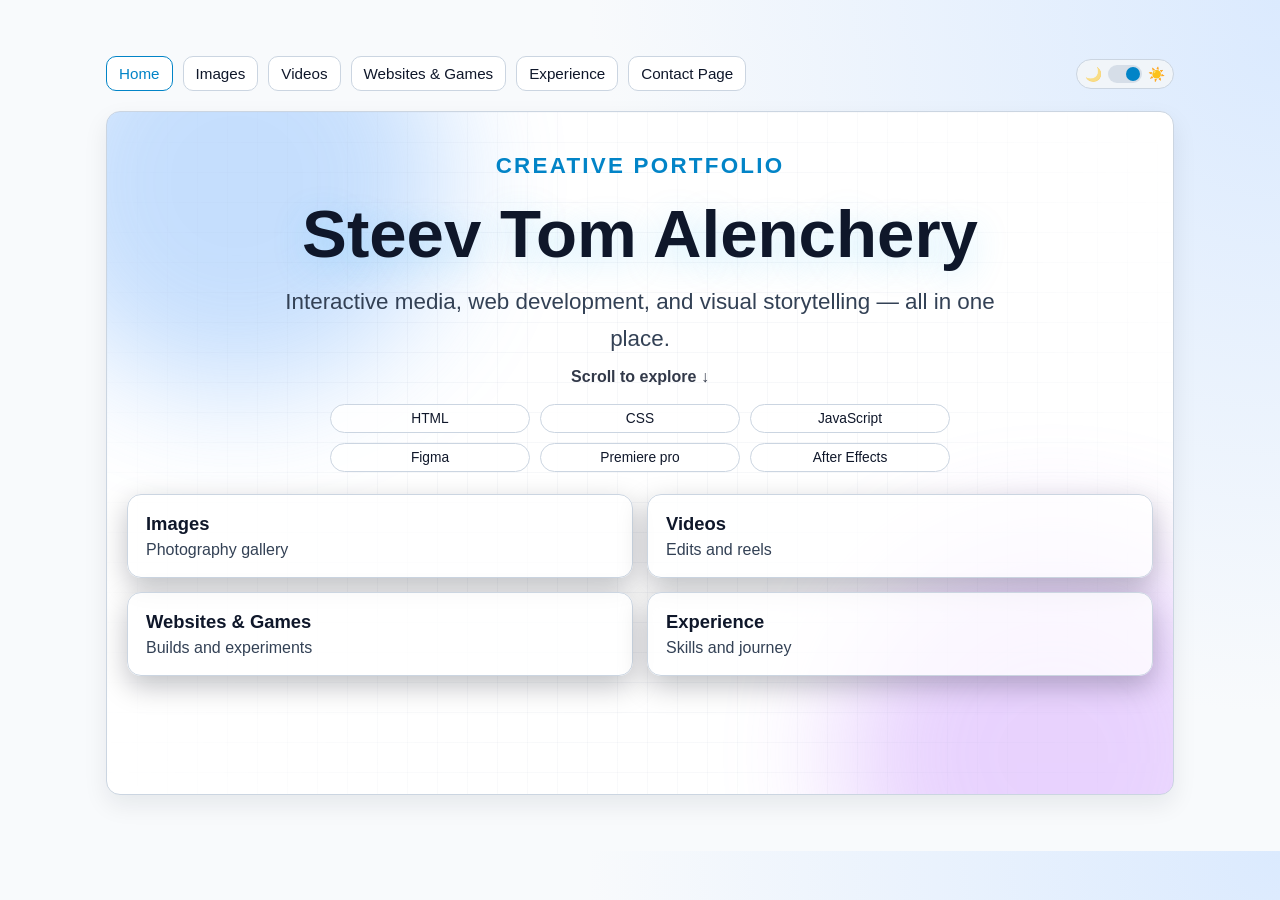
<file: index.html>
<!doctype html>
<html lang="en">
<head>
  <meta charset="UTF-8" />
  <meta name="viewport" content="width=device-width, initial-scale=1.0" />
  <title>Steev Tom Alenchery | Portfolio</title>
  <link rel="stylesheet" href="styles.css" />
</head>
<body>
  <div class="wrap">
    <nav class="top-nav">
      <a href="index.html" aria-current="page">Home</a>
      <a href="images.html">Images</a>
      <a href="videos.html">Videos</a>
      <a href="projects.html">Websites &amp; Games</a>
      <a href="experience.html">Experience</a>
      <a href="contact.html">Contact Page</a>
    </nav>

    <section class="card home-lab" id="home-hero">
      <div class="home-bg home-bg-a" aria-hidden="true"></div>
      <div class="home-bg home-bg-b" aria-hidden="true"></div>
      <div class="home-grid" aria-hidden="true"></div>

      <div class="home-hero-copy">
        <p class="hero-kicker">Creative Portfolio</p>
        <h1>Steev Tom Alenchery</h1>
        <p>Interactive media, web development, and visual storytelling — all in one place.</p>
        <a href="#quick-nav" class="scroll-hint">Scroll to explore ↓</a>
      </div>

      <div class="home-orbit" aria-hidden="true">
        <span>HTML</span>
        <span>CSS</span>
        <span>JavaScript</span>
        <span>Figma</span>
        <span>Premiere pro</span>
        <span>After Effects</span>
      </div>

      <div class="quick-nav" id="quick-nav">
        <a class="nav-tile" href="images.html" data-tilt>
          <strong>Images</strong>
          <span>Photography gallery</span>
        </a>
        <a class="nav-tile" href="videos.html" data-tilt>
          <strong>Videos</strong>
          <span>Edits and reels</span>
        </a>
        <a class="nav-tile" href="projects.html" data-tilt>
          <strong>Websites &amp; Games</strong>
          <span>Builds and experiments</span>
        </a>
        <a class="nav-tile" href="experience.html" data-tilt>
          <strong>Experience</strong>
          <span>Skills and journey</span>
        </a>
      </div>
    </section>
  </div>
  <script src="script.js"></script>
</body>
</html>
</file>
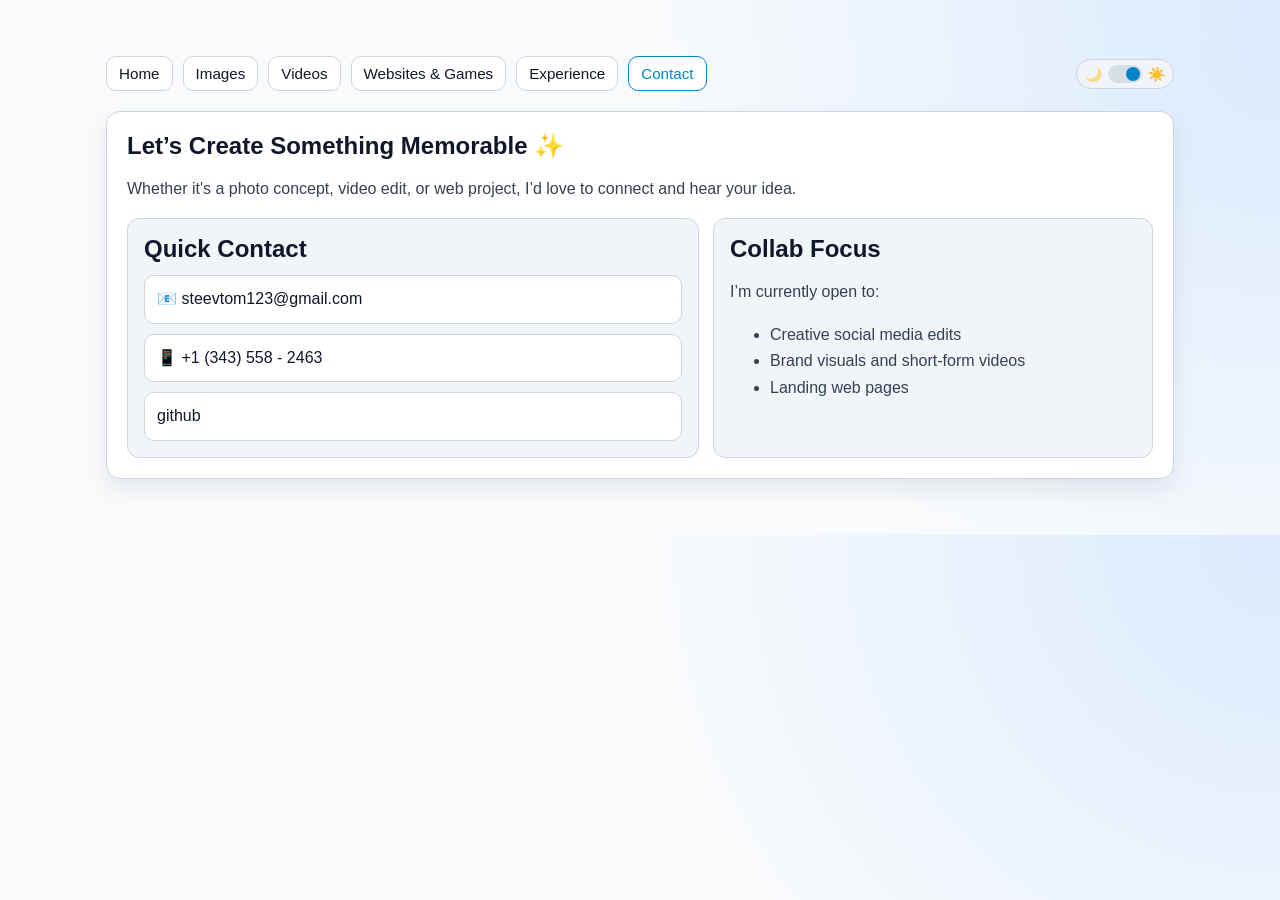
<file: contact.html>
<!doctype html>
<html lang="en">
<head>
  <meta charset="UTF-8" />
  <meta name="viewport" content="width=device-width, initial-scale=1.0" />
  <title>Contact | Steev Tom Alenchery</title>
  <link rel="stylesheet" href="styles.css" />
</head>
<body>
  <div class="wrap">
    <nav class="top-nav">
      <a href="index.html">Home</a>
      <a href="images.html">Images</a>
      <a href="videos.html">Videos</a>
      <a href="projects.html">Websites & Games</a>
      <a href="experience.html">Experience</a>
      <a href="contact.html" aria-current="page">Contact</a>
    </nav>

    <section class="card">
      <h1>Let’s Create Something Memorable ✨</h1>
      <p>Whether it's a photo concept, video edit, or web project, I’d love to connect and hear your idea.</p>

      <div class="contact-layout">
        <div class="contact-panel">
          <h2>Quick Contact</h2>
          <ul class="contact-points">
            <li><a href="mailto:steevtom123@gmail.com">📧 steevtom123@gmail.com</a></li>
            <li><a href="tel:+13435582463">📱 +1 (343) 558 - 2463</a></li>
            <li><a href="https://github.com/steevtom" target="_blank" rel="noopener">github</a></li>
            
          </ul>
        </div>

        <div class="contact-panel">
          <h2>Collab Focus</h2>
          <p>I’m currently open to:</p>
          <ul>
            <li>Creative social media edits</li>
            <li>Brand visuals and short-form videos</li>
            <li>Landing web pages</li>
          </ul>
      </div>
    </section>
  </div>

  <script src="script.js"></script>
</body>
</html>
</file>
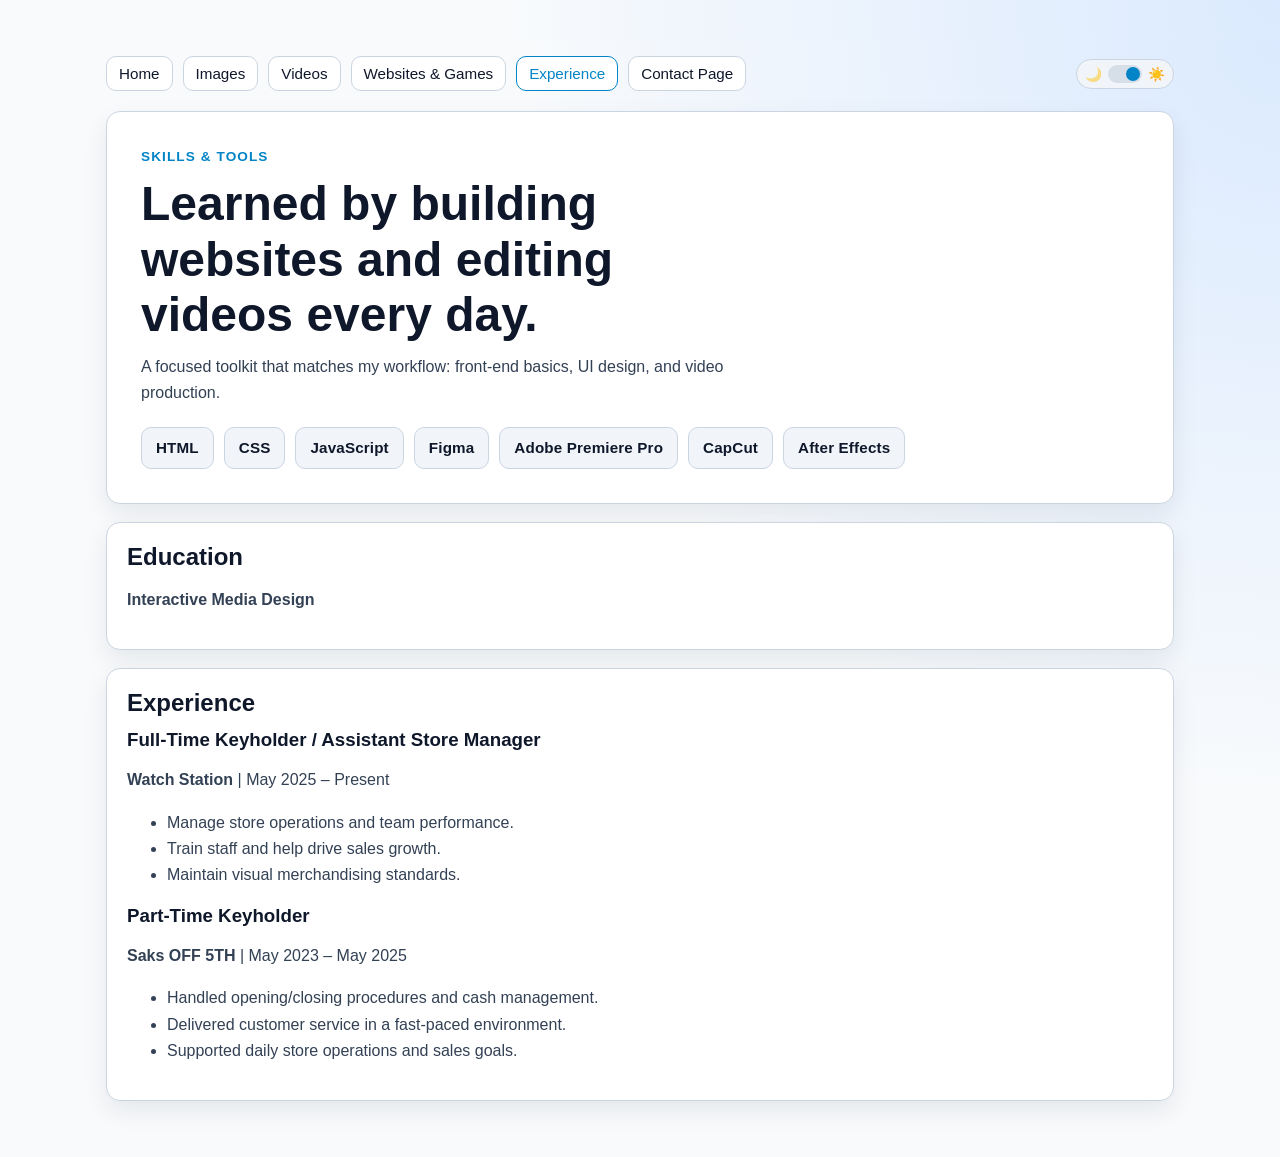
<file: experience.html>
<!doctype html>
<html lang="en">
<head>
  <meta charset="UTF-8" />
  <meta name="viewport" content="width=device-width, initial-scale=1.0" />
  <title>Experience | Steev Tom Alenchery</title>
  <link rel="stylesheet" href="styles.css" />
</head>
<body>
  <div class="wrap">
    <nav class="top-nav">
      <a href="index.html">Home</a>
      <a href="images.html">Images</a>
      <a href="videos.html">Videos</a>
      <a href="projects.html">Websites &amp; Games</a>
      <a href="experience.html" aria-current="page">Experience</a>
      <a href="contact.html">Contact Page</a>
    </nav>

    <section class="card skills-hero">
      <p class="skills-kicker">Skills &amp; Tools</p>
      <h1 class="skills-title">Learned by building websites and editing videos every day.</h1>
      <p class="skills-lead">
        A focused toolkit that matches my workflow: front-end basics, UI design, and video production.
      </p>

      <div class="skills-pills" aria-label="Skills and tools list">
        <span class="skill-pill">HTML</span>
        <span class="skill-pill">CSS</span>
        <span class="skill-pill">JavaScript</span>
        <span class="skill-pill">Figma</span>
        <span class="skill-pill">Adobe Premiere Pro</span>
        <span class="skill-pill">CapCut</span>
        <span class="skill-pill">After Effects</span>
      </div>
    </section>

    <section class="block">
      <h2>Education</h2>
      <p><strong>Interactive Media Design</strong></p>
    </section>

    <section class="block">
      <h2>Experience</h2>

      <h3>Full-Time Keyholder / Assistant Store Manager</h3>
      <p><strong>Watch Station</strong> | May 2025 – Present</p>
      <ul>
        <li>Manage store operations and team performance.</li>
        <li>Train staff and help drive sales growth.</li>
        <li>Maintain visual merchandising standards.</li>
      </ul>

      <h3>Part-Time Keyholder</h3>
      <p><strong>Saks OFF 5TH</strong> | May 2023 – May 2025</p>
      <ul>
        <li>Handled opening/closing procedures and cash management.</li>
        <li>Delivered customer service in a fast-paced environment.</li>
        <li>Supported daily store operations and sales goals.</li>
      </ul>
    </section>
  </div>
  <script src="script.js"></script>
</body>
</html>
</file>
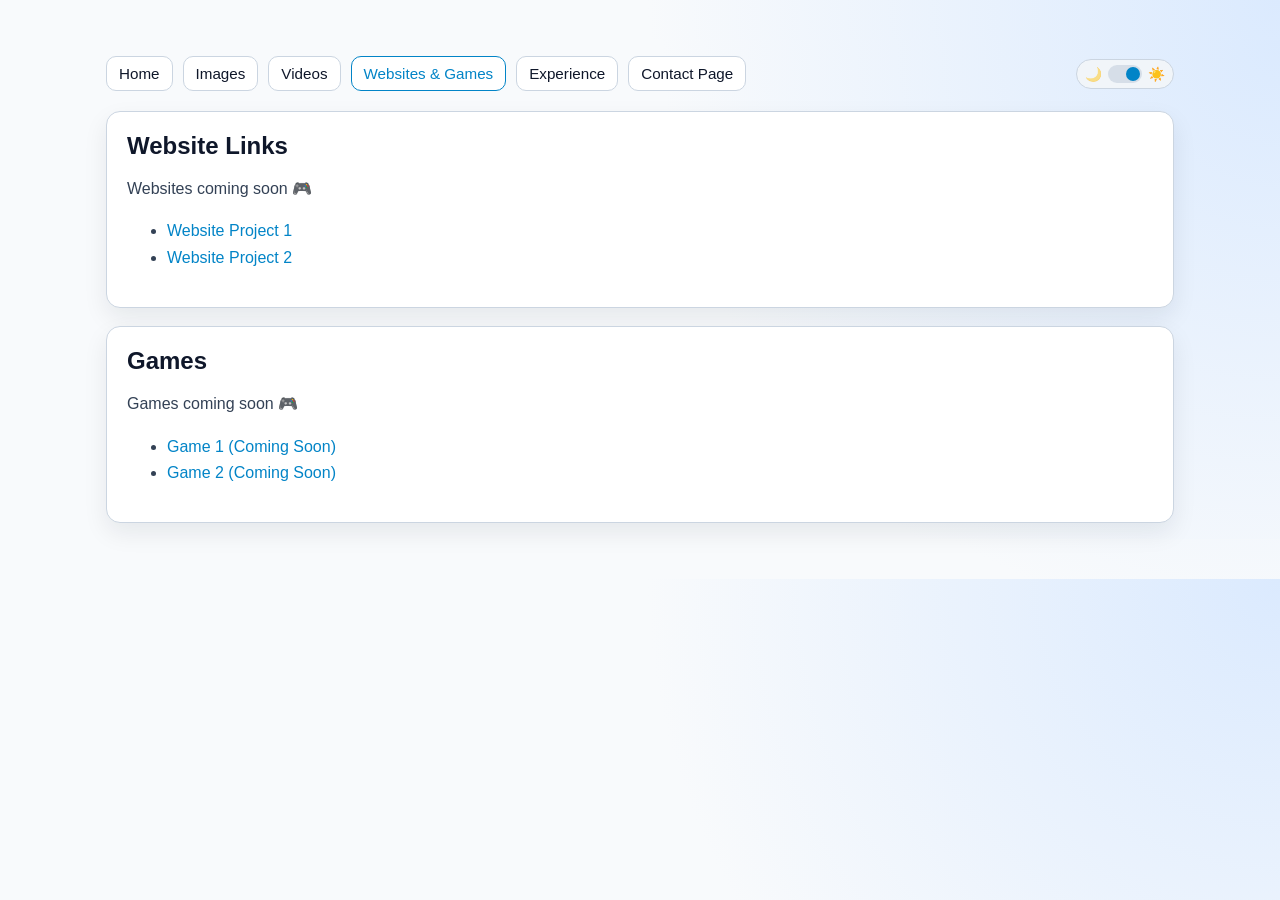
<file: projects.html>
<!doctype html>
<html lang="en">
<head>
  <meta charset="UTF-8" />
  <meta name="viewport" content="width=device-width, initial-scale=1.0" />
  <title>Websites &amp; Games | Steev Tom Alenchery</title>
  <link rel="stylesheet" href="styles.css" />
</head>
<body>
  <div class="wrap">
    <nav class="top-nav">
      <a href="index.html">Home</a>
      <a href="images.html">Images</a>
      <a href="videos.html">Videos</a>
      <a href="projects.html" aria-current="page">Websites &amp; Games</a>
      <a href="experience.html">Experience</a>
      <a href="contact.html">Contact Page</a>
    </nav>

    <section class="card">
      <h2>Website Links</h2>
      <p>Websites coming soon 🎮</p>
      <ul>
        <li><a href="https://your-site-1-link.com" target="_blank" rel="noopener">Website Project 1</a></li>
        <li><a href="https://your-site-2-link.com" target="_blank" rel="noopener">Website Project 2</a></li>
      </ul>
    </section>

    <section class="card">
      <h2>Games</h2>
      <p>Games coming soon 🎮</p>
      <ul>
        <li><a href="#" aria-disabled="true">Game 1 (Coming Soon)</a></li>
        <li><a href="#" aria-disabled="true">Game 2 (Coming Soon)</a></li>
      </ul>
    </section>
  </div>
  <script src="script.js"></script>
</body>
</html>
</file>
<file: styles.css>
:root {
  --bg: #0b1220;
  --surface: #111827;
  --surface-2: #1f2937;
  --text: #e5e7eb;
  --muted: #cbd5e1;
  --line: #334155;
  --accent-blue: #38bdf8;
  --accent-green: #22c55e;
  --radius: 14px;
  --shadow: 0 10px 24px rgba(0, 0, 0, 0.35);
  --bg-gradient: radial-gradient(circle at top right, #10203a, #0b1220 45%);
  --btn-blue-text: #0f172a;
  --btn-green-text: #052e16;
  --toast-bg: rgba(15, 23, 42, 0.95);
  --overlay-bg: rgba(2, 6, 23, 0.9);
  --footer-note: #94a3b8;
}

[data-theme="light"] {
  --bg: #f8fafc;
  --surface: #ffffff;
  --surface-2: #f1f5f9;
  --text: #0f172a;
  --muted: #334155;
  --line: #cbd5e1;
  --accent-blue: #0284c7;
  --accent-green: #16a34a;
  --shadow: 0 10px 24px rgba(15, 23, 42, 0.08);
  --bg-gradient: radial-gradient(circle at top right, #dbeafe, #f8fafc 45%);
  --btn-blue-text: #ffffff;
  --btn-green-text: #ffffff;
  --toast-bg: rgba(248, 250, 252, 0.96);
  --overlay-bg: rgba(15, 23, 42, 0.6);
  --footer-note: #475569;
}

* { box-sizing: border-box; }

html, body {
  margin: 0;
  padding: 0;
  background: var(--bg-gradient);
  color: var(--text);
  font-family: Inter, "Segoe UI", Arial, sans-serif;
  scroll-behavior: smooth;
}

.wrap {
  max-width: 1100px;
  margin: 40px auto;
  padding: 16px;
}

h1, h2, h3 {
  margin: 0 0 12px;
  color: var(--text);
}

p, li {
  color: var(--muted);
  line-height: 1.65;
}

a {
  color: var(--accent-blue);
  text-decoration: none;
}

a:hover { color: var(--accent-green); }

.card, .block {
  background: var(--surface);
  border: 1px solid var(--line);
  border-radius: var(--radius);
  padding: 20px;
  margin-top: 18px;
  box-shadow: var(--shadow);
}

.top-nav {
  display: flex;
  flex-wrap: wrap;
  align-items: center;
  gap: 10px;
  margin-bottom: 20px;
}

.top-nav > a,
.dropbtn {
  padding: 8px 12px;
  border-radius: 10px;
  background: var(--surface);
  border: 1px solid var(--line);
  color: var(--text);
  cursor: pointer;
  font-size: 0.95rem;
}

.top-nav > a:hover,
.dropbtn:hover,
.top-nav > a[aria-current="page"] {
  border-color: var(--accent-blue);
  color: var(--accent-blue);
}

.theme-toggle {
  padding: 8px 12px;
  border-radius: 10px;
  background: var(--surface);
  border: 1px solid var(--line);
  color: var(--text);
  cursor: pointer;
  font-size: 0.95rem;
}

.theme-toggle:hover {
  border-color: var(--accent-blue);
  color: var(--accent-blue);
}

/* Dropdown */
.dropdown {
  position: relative;
}
.dropdown-menu {
  position: absolute;
  top: calc(100% + 6px);
  left: 0;
  min-width: 170px;
  background: var(--surface);
  border: 1px solid var(--line);
  border-radius: 10px;
  box-shadow: var(--shadow);
  padding: 8px;
  display: none;
  z-index: 50;
}
.dropdown-menu a {
  display: block;
  padding: 8px 10px;
  border-radius: 8px;
  color: var(--text);
}
.dropdown-menu a:hover {
  background: var(--surface-2);
  color: var(--accent-blue);
}
.dropdown.open .dropdown-menu {
  display: block;
}

.hero {
  display: grid;
  gap: 22px;
}

.hero .eyebrow {
  margin: 0 0 10px;
  letter-spacing: 0.12em;
  text-transform: uppercase;
  color: var(--accent-blue);
  font-size: 0.78rem;
  font-weight: 600;
}

.hero h1 {
  font-size: clamp(1.8rem, 2.8vw, 2.6rem);
}

.hero-grid {
  display: grid;
  grid-template-columns: 1.4fr 1fr;
  gap: 16px;
}

.quick-info {
  background: var(--surface-2);
  border: 1px solid var(--line);
  border-radius: 12px;
  padding: 16px;
}

.quick-info h3 {
  margin-bottom: 8px;
}

.quick-info ul {
  margin: 0;
  padding-left: 18px;
}

.hero-actions {
  display: flex;
  gap: 10px;
  flex-wrap: wrap;
  margin-top: 14px;
}

.btn {
  display: inline-block;
  padding: 10px 14px;
  border-radius: 10px;
  font-weight: 600;
  border: 1px solid transparent;
  text-decoration: none;
}

.btn-blue {
  background: var(--accent-blue);
  color: var(--btn-blue-text);
}

.btn-green {
  background: var(--accent-green);
  color: var(--btn-green-text);
}

.btn-outline {
  color: var(--text);
  border-color: var(--line);
}

.btn-outline:hover {
  border-color: var(--accent-blue);
}

/* Email button */
.email-btn {
  display: inline-block;
  margin-top: 8px;
  padding: 10px 14px;
  border-radius: 10px;
  background: var(--surface-2);
  border: 1px solid var(--line);
  color: var(--text);
}
.email-btn:hover {
  border-color: var(--accent-green);
}

.media-grid {
  display: grid;
  grid-template-columns: repeat(auto-fit, minmax(240px, 1fr));
  gap: 16px;
  margin-top: 14px;
}

.media-card {
  position: relative;
  background: var(--surface-2);
  border: 1px solid var(--line);
  border-radius: 12px;
  overflow: hidden;
  box-shadow: 0 8px 18px rgba(0, 0, 0, 0.2);
  transition: transform 260ms ease, box-shadow 260ms ease, border-color 260ms ease;
}

.media-card img,
.media-card video {
  width: 100%;
  height: 220px;
  object-fit: cover;
  display: block;
  transition: transform 420ms ease, filter 320ms ease;
}

.media-caption {
  padding: 12px 14px;
  color: var(--muted);
  font-size: 0.95rem;
}

.media-card::after {
  content: "";
  position: absolute;
  inset: 0;
  background: linear-gradient(to top, rgba(0, 0, 0, 0.35), rgba(0, 0, 0, 0.05));
  opacity: 0;
  transition: opacity 260ms ease;
  pointer-events: none;
}

.media-card:hover {
  transform: translateY(-6px);
  box-shadow: 0 18px 36px rgba(0, 0, 0, 0.35);
  border-color: #4f7aa5;
}

.media-card:hover::after { opacity: 1; }
.media-card:hover img { transform: scale(1.06); }
.media-card:hover video { transform: scale(1.03); }

.coming-soon {
  margin-top: 12px;
  padding: 18px;
  border: 1px dashed var(--line);
  border-radius: 10px;
  background: var(--surface-2);
}

.toast {
  position: fixed;
  bottom: 20px;
  right: 20px;
  background: var(--toast-bg);
  color: var(--text);
  border: 1px solid var(--line);
  padding: 10px 14px;
  border-radius: 10px;
  font-size: 0.9rem;
  box-shadow: 0 8px 24px rgba(0, 0, 0, 0.35);
  z-index: 9999;
  opacity: 0;
  transform: translateY(8px);
  transition: opacity 220ms ease, transform 220ms ease;
}

.toast.show {
  opacity: 1;
  transform: translateY(0);
}

.lightbox {
  position: fixed;
  inset: 0;
  background: var(--overlay-bg);
  display: none;
  align-items: center;
  justify-content: center;
  padding: 24px;
  z-index: 10000;
}

.lightbox.open { display: flex; }

.lightbox img {
  max-width: min(1100px, 95vw);
  max-height: 90vh;
  border-radius: 12px;
  border: 1px solid var(--line);
  box-shadow: 0 20px 60px rgba(0, 0, 0, 0.55);
}

.lightbox-close {
  position: absolute;
  top: 16px;
  right: 20px;
  background: var(--surface);
  color: var(--text);
  border: 1px solid var(--line);
  border-radius: 10px;
  padding: 8px 12px;
  cursor: pointer;
}

#photo-grid .media-card img { cursor: zoom-in; }

/* 1) Visible keyboard focus */
a:focus-visible,
button:focus-visible,
.lightbox-close:focus-visible {
  outline: 3px solid var(--accent-blue);
  outline-offset: 2px;
  border-radius: 8px;
}

.footer-note {
  text-align: center;
  margin: 24px 0 10px;
  color: var(--footer-note);
  font-size: 0.9rem;
}

/* Experience page */
.skills-hero {
  padding: clamp(22px, 3.5vw, 34px);
}

.skills-kicker {
  margin: 0 0 8px;
  text-transform: uppercase;
  letter-spacing: 0.08em;
  font-weight: 700;
  color: var(--accent-blue);
  font-size: 0.85rem;
}

.skills-title {
  margin: 0 0 12px;
  font-size: clamp(1.55rem, 4vw, 3rem);
  line-height: 1.15;
  color: var(--text);
  max-width: 22ch;
}

.skills-lead {
  margin: 0;
  max-width: 72ch;
}

.skills-pills {
  margin-top: 20px;
  display: flex;
  flex-wrap: wrap;
  gap: 10px;
}

.skill-pill {
  display: inline-flex;
  align-items: center;
  justify-content: center;
  min-height: 42px;
  padding: 10px 14px;
  border-radius: 10px;
  background: var(--surface-2);
  border: 1px solid var(--line);
  color: var(--text);
  font-weight: 700;
  font-size: 0.95rem;
  letter-spacing: 0.01em;
  transition: transform 180ms ease, border-color 180ms ease, box-shadow 180ms ease;
}

.skill-pill:hover {
  transform: translateY(-2px);
  border-color: var(--accent-blue);
  box-shadow: 0 6px 16px rgba(56, 189, 248, 0.2);
}

.page-switch {
  margin-top: 16px;
  display: flex;
  justify-content: space-between;
  align-items: center;
}

.page-switch a {
  display: inline-flex;
  align-items: center;
  gap: 6px;
  padding: 8px 12px;
  border: 1px solid var(--line);
  border-radius: 10px;
  color: var(--text);
  background: var(--surface);
}

.page-switch a:hover {
  border-color: var(--accent-blue);
}

@media (max-width: 760px) {
  .hero-grid {
    grid-template-columns: 1fr;
  }

  .wrap { padding: 12px; }

  .media-card:hover {
    transform: none;
  }

  .media-card:hover img,
  .media-card:hover video {
    transform: none;
  }

  .page-switch {
    flex-direction: column;
    align-items: stretch;
    gap: 8px;
  }

  .page-switch a {
    justify-content: center;
  }
}

@media (prefers-reduced-motion: reduce) {
  * {
    animation: none !important;
    transition: none !important;
    scroll-behavior: auto !important;
  }
}

/* Homepage skyline */
.skyline-hero {
  position: relative;
  overflow: hidden;
  min-height: 78vh;
  display: grid;
  align-content: start;
  gap: 14px;
  isolation: isolate;
}

.sky-glow {
  transition: transform 280ms ease;
  position: absolute;
  inset: 0;
  background:
    radial-gradient(circle at 18% 20%, rgba(188, 112, 255, 0.2), transparent 42%),
    radial-gradient(circle at 74% 12%, rgba(56, 189, 248, 0.18), transparent 34%),
    linear-gradient(to bottom, rgba(17, 24, 39, 0.15), rgba(2, 6, 23, 0.45));
  z-index: -3;
}

.moon {
  position: absolute;
  left: 5%;
  top: 9%;
  width: 62px;
  height: 62px;
  border-radius: 50%;
  background: radial-gradient(circle at 30% 30%, #fff3c2, #ffe29f 70%);
  box-shadow: 0 0 30px rgba(255, 226, 159, 0.5);
  z-index: -1;
}

.moon::after {
  content: "";
  position: absolute;
  inset: 0;
  transform: translateX(14px);
  border-radius: 50%;
  background: var(--surface);
}

.hero-copy {
  text-align: center;
  margin-top: 24px;
}

.hero-kicker {
  margin: 0;
  text-transform: uppercase;
  letter-spacing: 0.1em;
  color: var(--accent-blue);
  font-size: 0.76rem;
  font-weight: 700;
}

.hero-copy h1 {
  font-size: clamp(1.8rem, 5vw, 4rem);
  margin: 8px 0;
  text-shadow: 0 0 22px rgba(125, 237, 255, 0.3);
}

.hero-tagline {
  margin: 0;
  color: var(--text);
  opacity: 0.9;
}

.swing-layer {
  position: absolute;
  top: 14%;
  right: 8%;
  width: 170px;
  height: 150px;
  transform-origin: top right;
  animation: swing 8.2s ease-in-out infinite;
}

.web-line {
  position: absolute;
  top: -90px;
  right: 14px;
  width: 2px;
  height: 170px;
  background: linear-gradient(to bottom, rgba(226, 232, 240, 0.5), rgba(226, 232, 240, 0.9));
}

.swinger {
  position: absolute;
  right: 0;
  top: 58px;
  width: 30px;
  height: 30px;
  border-radius: 12px;
  background: rgba(2, 6, 23, 0.92);
  box-shadow: 14px 12px 0 -6px rgba(2, 6, 23, 0.92), -14px 14px 0 -6px rgba(2, 6, 23, 0.92);
  transform: rotate(-28deg);
}

.skyline {
  transition: transform 280ms ease;
  position: absolute;
  left: 0;
  right: 0;
  bottom: 130px;
  height: 230px;
  display: flex;
  align-items: end;
  justify-content: space-evenly;
  gap: 8px;
  pointer-events: none;
}

.building {
  width: clamp(50px, 8vw, 92px);
  background: linear-gradient(to top, #111827, #1f2b49);
  border: 1px solid rgba(255, 255, 255, 0.06);
  border-bottom: none;
  border-radius: 10px 10px 0 0;
  box-shadow: inset 0 0 0 1px rgba(56, 189, 248, 0.05);
  position: relative;
}

.building::after {
  content: "";
  position: absolute;
  inset: 8px;
  background-image: radial-gradient(circle, rgba(255, 184, 77, 0.8) 1px, transparent 1.5px);
  background-size: 10px 14px;
  opacity: 0.45;
  animation: flicker 5.5s steps(2, end) infinite;
}

.b1 { height: 120px; }
.b2 { height: 180px; }
.b3 { height: 140px; }
.b4 { height: 200px; }
.b5 { height: 156px; }
.b6 { height: 172px; }

.city-nav {
  margin-top: auto;
  display: grid;
  grid-template-columns: repeat(3, minmax(0, 1fr));
  gap: 12px;
  z-index: 2;
}

.city-card {
  border: 1px solid var(--line);
  border-radius: 12px;
  padding: 14px;
  background: color-mix(in oklab, var(--surface) 80%, transparent);
  backdrop-filter: blur(3px);
  text-align: center;
  color: var(--text);
  transition: transform 220ms ease, border-color 220ms ease, box-shadow 220ms ease;
}

.city-card:hover {
  transform: translateY(-4px);
  border-color: var(--accent-blue);
  box-shadow: 0 10px 30px rgba(56, 189, 248, 0.2);
}

.city-title {
  display: block;
  font-weight: 800;
  letter-spacing: 0.02em;
}

.city-sub {
  display: block;
  margin-top: 4px;
  color: var(--muted);
  font-size: 0.9rem;
}

.photo .city-title { color: #f59e0b; }
.dev .city-title { color: #7dd3fc; }
.video .city-title { color: #c084fc; }

.street-lights {
  position: absolute;
  left: 0;
  right: 0;
  bottom: 104px;
  display: flex;
  justify-content: space-around;
  pointer-events: none;
}

.street-lights span {
  width: 7px;
  height: 7px;
  border-radius: 50%;
  background: #ffbc6a;
  box-shadow: 0 0 12px rgba(255, 188, 106, 0.8), 0 0 26px rgba(255, 188, 106, 0.5);
}

.cars {
  position: absolute;
  left: 0;
  right: 0;
  bottom: 74px;
  height: 30px;
  pointer-events: none;
}

.car {
  position: absolute;
  width: 44px;
  height: 14px;
  border-radius: 8px;
  background: #1e293b;
  box-shadow: 0 -2px 0 rgba(248, 113, 113, 0.9) inset;
}

.car::after {
  content: "";
  position: absolute;
  right: -4px;
  top: 5px;
  width: 6px;
  height: 4px;
  background: #fb7185;
  border-radius: 3px;
}

.car-a { animation: drive-right 14s linear infinite; }
.car-b { animation: drive-left 19s linear infinite; top: 14px; }
.car-c { animation: drive-right 24s linear infinite; top: 8px; }

.scroll-hint {
  display: inline-flex;
  justify-self: center;
  margin-top: 10px;
  color: var(--text);
  opacity: 0.85;
  font-weight: 700;
}

@keyframes swing {
  0%, 100% { transform: rotate(-14deg); }
  50% { transform: rotate(9deg); }
}

@keyframes flicker {
  0%, 100% { opacity: 0.35; }
  50% { opacity: 0.65; }
}

@keyframes drive-right {
  0% { transform: translateX(-80px); }
  100% { transform: translateX(calc(100vw + 80px)); }
}

@keyframes drive-left {
  0% { transform: translateX(calc(100vw + 80px)); }
  100% { transform: translateX(-120px); }
}

@media (max-width: 900px) {
  .skyline-hero { min-height: 82vh; }
  .city-nav { grid-template-columns: 1fr; }
  .swing-layer { right: 2%; top: 18%; transform: scale(0.84); }
}

/* Homepage image-based hero */
:root {
  --home-hero-image: url("assets/images/homepage.png");
}

[data-theme="light"] {
  --home-hero-image: url("assets/images/homepage.png");
}

.skyline-image-hero {
  min-height: min(78vh, 860px);
  background-image:
    linear-gradient(to bottom, rgba(6, 14, 34, 0.2), rgba(6, 14, 34, 0.45)),
    var(--home-hero-image);
  background-size: cover;
  background-position: center;
  background-repeat: no-repeat;
  border-color: color-mix(in oklab, var(--line) 70%, #6cbfff 30%);
}

.hero-image-overlay {
  position: relative;
  min-height: min(74vh, 800px);
  display: flex;
  flex-direction: column;
}

.skyline-image-hero .hero-copy {
  margin-top: clamp(28px, 4vw, 54px);
}

.building-link {
  position: absolute;
  bottom: 25%;
  width: 23%;
  text-align: center;
  text-transform: uppercase;
  letter-spacing: 0.04em;
  font-weight: 800;
  padding: 8px 10px;
  border-radius: 8px;
  border: 1px solid rgba(255, 255, 255, 0.2);
  background: rgba(2, 6, 23, 0.35);
  backdrop-filter: blur(2px);
}

.building-link:hover {
  transform: translateY(-2px);
  border-color: var(--accent-blue);
}

.photography-link {
  left: 8.5%;
  color: #fbbf24;
}

.dev-link {
  left: 38.4%;
  color: #67e8f9;
}

.video-link {
  right: 8.2%;
  color: #d8b4fe;
}

.skyline-image-hero .scroll-hint {
  margin-top: auto;
  margin-bottom: 3%;
}

@media (max-width: 900px) {
  .skyline-image-hero {
    min-height: 62vh;
    background-position: 57% center;
  }

  .building-link {
    width: 28%;
    font-size: 0.8rem;
    bottom: 21%;
  }

  .photography-link { left: 4%; }
  .dev-link { left: 36%; }
  .video-link { right: 4%; }
}

/* Fresh interactive homepage */
.home-lab {
  position: relative;
  overflow: hidden;
  min-height: 76vh;
  isolation: isolate;
}

.home-bg {
  position: absolute;
  width: 420px;
  height: 420px;
  filter: blur(60px);
  opacity: 0.36;
  border-radius: 999px;
  transition: transform 280ms ease;
}

.home-bg-a {
  background: #60a5fa;
  left: -80px;
  top: -140px;
}

.home-bg-b {
  background: #c084fc;
  right: -90px;
  bottom: -170px;
}

.home-grid {
  position: absolute;
  inset: 0;
  background-image:
    linear-gradient(rgba(148, 163, 184, 0.08) 1px, transparent 1px),
    linear-gradient(90deg, rgba(148, 163, 184, 0.08) 1px, transparent 1px);
  background-size: 30px 30px;
  mask-image: radial-gradient(circle at center, black 38%, transparent 100%);
  pointer-events: none;
}

.home-hero-copy {
  position: relative;
  z-index: 2;
  text-align: center;
  max-width: 760px;
  margin: 16px auto 0;
}

.home-hero-copy h1 {
  margin-top: 10px;
  font-size: clamp(2rem, 6vw, 4.2rem);
  text-shadow: 0 8px 34px rgba(56, 189, 248, 0.25);
}

.home-hero-copy p {
  margin: 0;
  font-size: clamp(1rem, 2.5vw, 1.4rem);
}

.home-orbit {
  position: relative;
  z-index: 2;
  display: grid;
  grid-template-columns: repeat(3, minmax(0, 1fr));
  gap: 10px;
  max-width: 620px;
  margin: 18px auto 16px;
}

.home-orbit span {
  border: 1px solid var(--line);
  border-radius: 999px;
  padding: 6px 10px;
  text-align: center;
  font-size: 0.86rem;
  background: color-mix(in oklab, var(--surface) 82%, transparent);
  color: var(--text);
  animation: floatTag 5s ease-in-out infinite;
}

.home-orbit span:nth-child(2n) { animation-delay: 0.8s; }
.home-orbit span:nth-child(3n) { animation-delay: 1.6s; }

.quick-nav {
  position: relative;
  z-index: 3;
  margin-top: 22px;
  display: grid;
  grid-template-columns: repeat(2, minmax(0, 1fr));
  gap: 14px;
}

.nav-tile {
  padding: 18px;
  border-radius: 14px;
  border: 1px solid var(--line);
  background: color-mix(in oklab, var(--surface) 78%, transparent);
  box-shadow: 0 10px 28px rgba(2, 6, 23, 0.25);
  transition: transform 220ms ease, border-color 220ms ease, box-shadow 220ms ease;
  transform-style: preserve-3d;
}

.nav-tile strong {
  display: block;
  font-size: 1.15rem;
  color: var(--text);
}

.nav-tile span {
  display: block;
  margin-top: 6px;
  color: var(--muted);
}

.nav-tile:hover {
  border-color: var(--accent-blue);
  box-shadow: 0 16px 34px rgba(56, 189, 248, 0.18);
}

@keyframes floatTag {
  0%, 100% { transform: translateY(0); }
  50% { transform: translateY(-5px); }
}

@media (max-width: 820px) {
  .quick-nav {
    grid-template-columns: 1fr;
  }

  .home-orbit {
    grid-template-columns: repeat(2, minmax(0, 1fr));
  }
}
[data-theme="light"] {
  --bg: #f8fafc;
  --bg-gradient: radial-gradient(circle at top right, #dbeafe, #f8fafc 45%);
  --surface: #ffffff;
  --surface-2: #f1f5f9;
  --text: #0f172a;
  --muted: #334155;
  --line: #cbd5e1;
  --accent-blue: #0284c7;
  --accent-green: #16a34a;
  --shadow: 0 10px 24px rgba(15, 23, 42, 0.08);
}
.theme-toggle {
  margin-left: auto;
  display: inline-flex;
  align-items: center;
  gap: 6px;
  border-radius: 999px;
  border: 1px solid var(--line);
  background: var(--surface-2);
  color: var(--text);
  padding: 5px 8px;
  cursor: pointer;
}

.theme-icon {
  font-size: 0.86rem;
  opacity: 0.55;
  transition: opacity 180ms ease;
}

.theme-switch {
  width: 34px;
  height: 18px;
  border-radius: 999px;
  background: color-mix(in oklab, var(--line) 70%, transparent);
  padding: 2px;
  display: inline-flex;
  align-items: center;
}

.theme-knob {
  width: 14px;
  height: 14px;
  border-radius: 50%;
  background: var(--accent-blue);
  transform: translateX(0);
  transition: transform 180ms ease;
}

.theme-toggle.is-light .theme-knob { transform: translateX(16px); }
.theme-toggle.is-light .theme-icon-sun,
.theme-toggle:not(.is-light) .theme-icon-moon { opacity: 1; }
.contact-layout {
  display: grid;
  grid-template-columns: 1.3fr 1fr;
  gap: 14px;
}

.contact-panel {
  background: var(--surface-2);
  border: 1px solid var(--line);
  border-radius: 12px;
  padding: 16px;
}

.contact-points {
  list-style: none;
  padding: 0;
  margin: 10px 0 0;
  display: grid;
  gap: 10px;
}

.contact-points a {
  display: block;
  padding: 10px 12px;
  border-radius: 10px;
  border: 1px solid var(--line);
  background: var(--surface);
  color: var(--text);
}

.contact-points a:hover {
  border-color: var(--accent-blue);
}

.contact-note {
  margin-top: 14px;
  border-left: 3px solid var(--accent-green);
  padding-left: 10px;
  color: var(--muted);
}

@media (max-width: 760px) {
  .theme-toggle { margin-left: 0; }
  .contact-layout { grid-template-columns: 1fr; }
}
</file>
